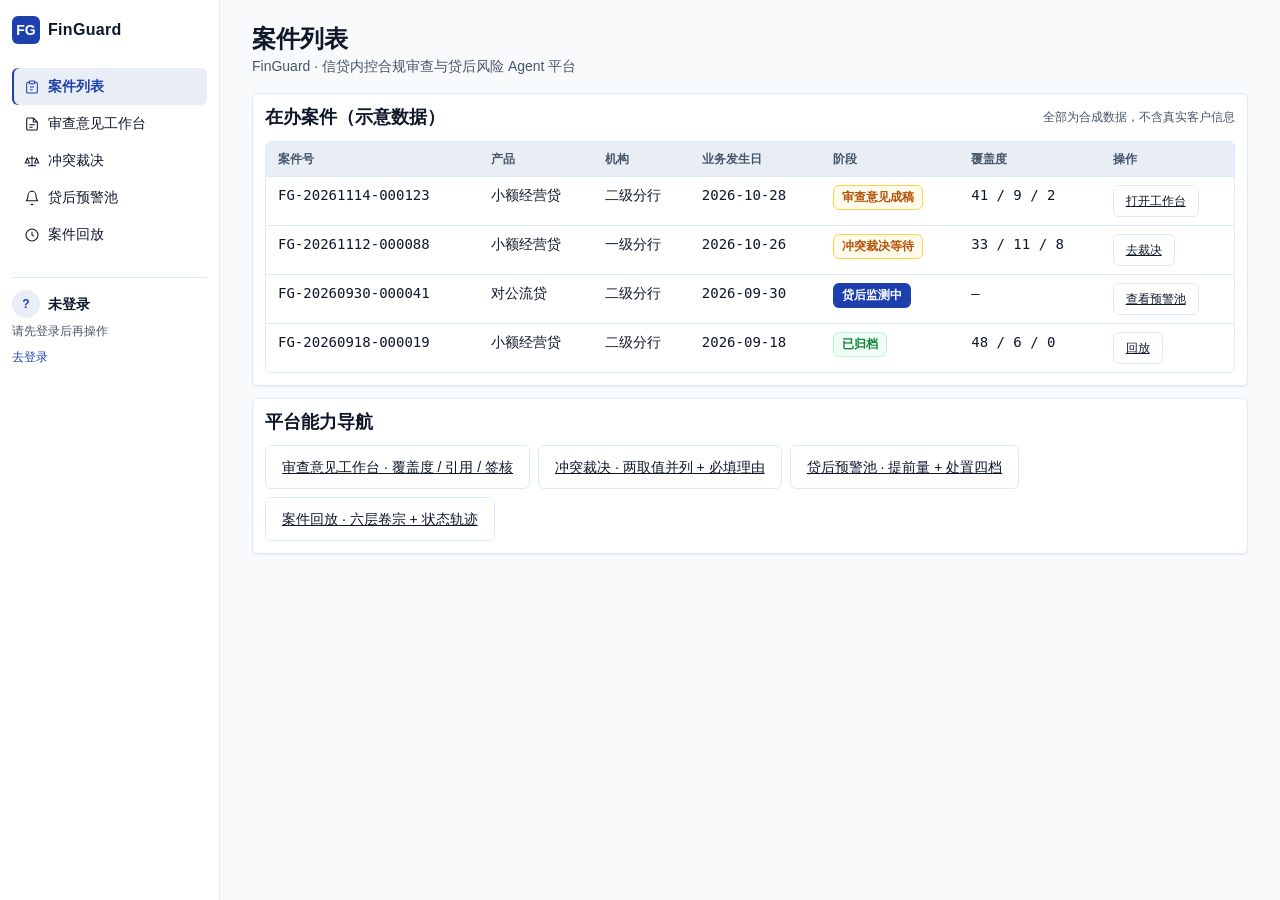
<file: web/index.html>
<!DOCTYPE html>
<html lang="zh-CN">
<head>
<meta charset="utf-8">
<meta name="viewport" content="width=device-width, initial-scale=1">
<title>案件列表 · FinGuard</title>
<link rel="stylesheet" href="assets/app.css">

</head>
<body>
<div class="app-shell">
  <aside class="side">
    <div class="brand"><span class="brand-mark">FG</span><span class="brand-name">FinGuard</span></div>
    <nav>
      <a href="index.html" aria-current="page"><svg width="16" height="16" viewBox="0 0 24 24" fill="none" stroke="currentColor" stroke-width="1.6" aria-hidden="true"><rect x="8" y="3" width="8" height="4" rx="1"/><path d="M16 5h2a2 2 0 0 1 2 2v12a2 2 0 0 1-2 2H6a2 2 0 0 1-2-2V7a2 2 0 0 1 2-2h2"/><path d="M9 12h6M9 16h4"/></svg>案件列表</a>
      <a href="workbench.html"><svg width="16" height="16" viewBox="0 0 24 24" fill="none" stroke="currentColor" stroke-width="1.6" aria-hidden="true"><path d="M14 3H6a2 2 0 0 0-2 2v14a2 2 0 0 0 2 2h12a2 2 0 0 0 2-2V9z"/><path d="M14 3v6h6"/><path d="M8 13h8M8 17h5"/></svg>审查意见工作台</a>
      <a href="adjudication.html"><svg width="16" height="16" viewBox="0 0 24 24" fill="none" stroke="currentColor" stroke-width="1.6" aria-hidden="true"><path d="M12 4v16M7 8h10"/><path d="M5 8L2 15h6zM19 8l-3 7h6z"/><path d="M6 19h12"/></svg>冲突裁决</a>
      <a href="alerts.html"><svg width="16" height="16" viewBox="0 0 24 24" fill="none" stroke="currentColor" stroke-width="1.6" aria-hidden="true"><path d="M18 8a6 6 0 1 0-12 0c0 7-3 8-3 8h18s-3-1-3-8"/><path d="M13.7 21a2 2 0 0 1-3.4 0"/></svg>贷后预警池</a>
      <a href="replay.html"><svg width="16" height="16" viewBox="0 0 24 24" fill="none" stroke="currentColor" stroke-width="1.6" aria-hidden="true"><circle cx="12" cy="12" r="9"/><path d="M12 7v5l3 2"/></svg>案件回放</a>
    </nav>
  </aside>
  <main class="main">
    <div class="page-head">
      <div>
        <h1>案件列表</h1>
        <div class="sub">FinGuard · 信贷内控合规审查与贷后风险 Agent 平台</div>
      </div>
    </div>
    <section class="card" aria-labelledby="list-head">
      <div class="card-head">
        <h2 id="list-head" class="card-title">在办案件（示意数据）</h2>
        <span class="muted">全部为合成数据，不含真实客户信息</span>
      </div>
      <div class="table-wrap">
        <table>
          <thead>
            <tr><th>案件号</th><th>产品</th><th>机构</th><th>业务发生日</th><th>阶段</th><th>覆盖度</th><th>操作</th></tr>
          </thead>
          <tbody>
            <tr>
              <td class="mono">FG-20261114-000123</td><td>小额经营贷</td><td>二级分行</td><td class="mono">2026-10-28</td>
              <td><span class="badge badge-warning">审查意见成稿</span></td>
              <td class="mono">41 / 9 / 2</td>
              <td><a class="btn btn-sm" href="workbench.html">打开工作台</a></td>
            </tr>
            <tr>
              <td class="mono">FG-20261112-000088</td><td>小额经营贷</td><td>一级分行</td><td class="mono">2026-10-26</td>
              <td><span class="badge badge-warning">冲突裁决等待</span></td>
              <td class="mono">33 / 11 / 8</td>
              <td><a class="btn btn-sm" href="adjudication.html">去裁决</a></td>
            </tr>
            <tr>
              <td class="mono">FG-20260930-000041</td><td>对公流贷</td><td>二级分行</td><td class="mono">2026-09-30</td>
              <td><span class="badge badge-primary">贷后监测中</span></td>
              <td class="mono">—</td>
              <td><a class="btn btn-sm" href="alerts.html">查看预警池</a></td>
            </tr>
            <tr>
              <td class="mono">FG-20260918-000019</td><td>小额经营贷</td><td>二级分行</td><td class="mono">2026-09-18</td>
              <td><span class="badge badge-success">已归档</span></td>
              <td class="mono">48 / 6 / 0</td>
              <td><a class="btn btn-sm" href="replay.html">回放</a></td>
            </tr>
          </tbody>
        </table>
      </div>
    </section>

    <section class="card" aria-labelledby="nav-head">
      <h2 id="nav-head" class="card-title" style="margin-bottom:var(--space-lg)">平台能力导航</h2>
      <div class="btn-row">
        <a class="btn" href="workbench.html">审查意见工作台 · 覆盖度 / 引用 / 签核</a>
        <a class="btn" href="adjudication.html">冲突裁决 · 两取值并列 + 必填理由</a>
        <a class="btn" href="alerts.html">贷后预警池 · 提前量 + 处置四档</a>
        <a class="btn" href="replay.html">案件回放 · 六层卷宗 + 状态轨迹</a>
      </div>
    </section>
  </main>
</div>
<script src="assets/app.js"></script>
</body>
</html>
</file>
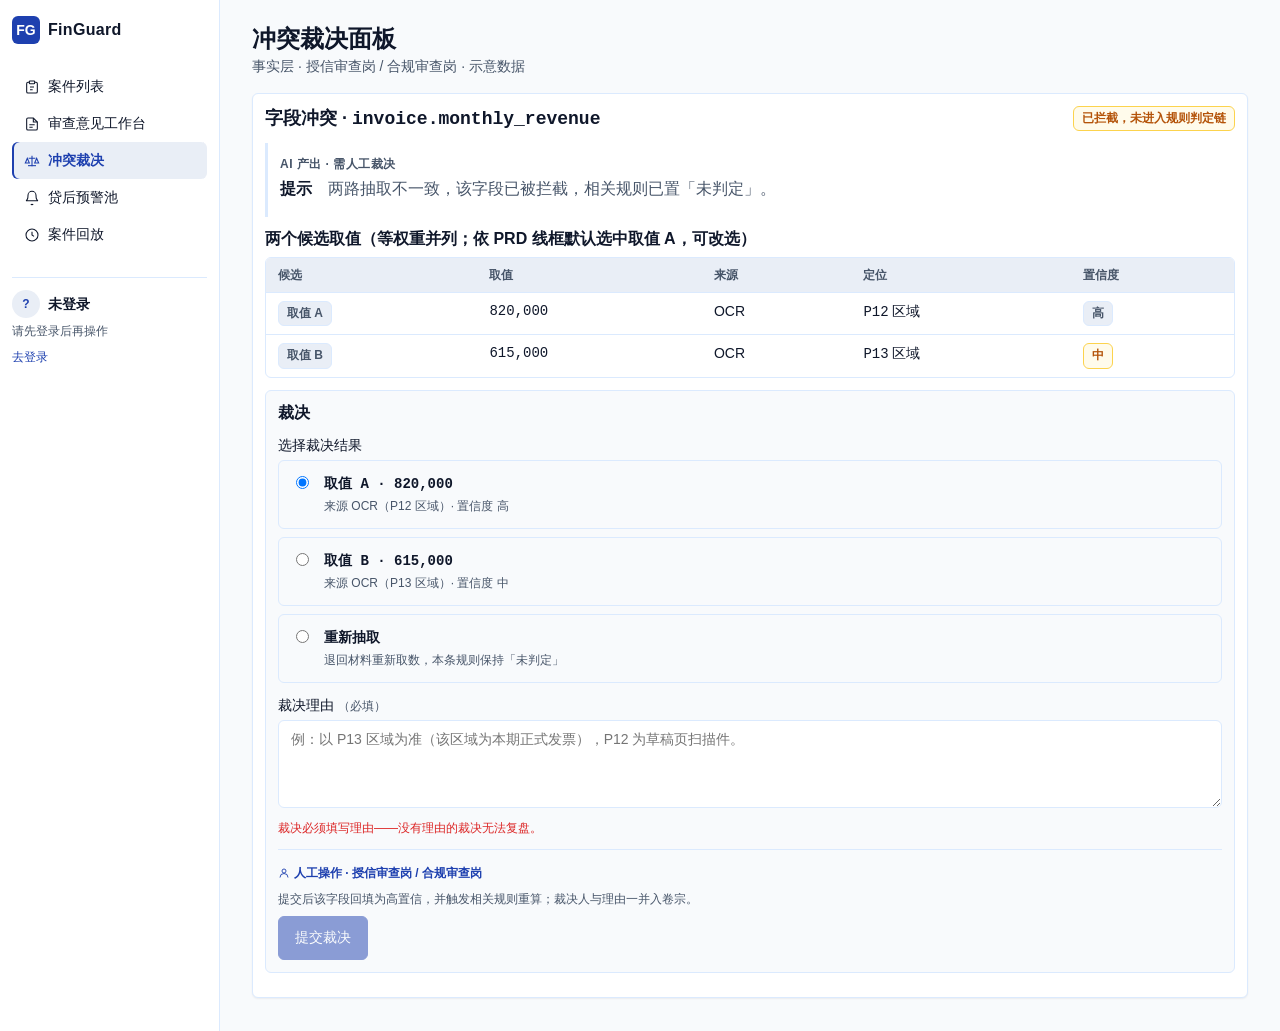
<file: web/adjudication.html>
<!DOCTYPE html>
<html lang="zh-CN">
<head>
<meta charset="utf-8">
<meta name="viewport" content="width=device-width, initial-scale=1">
<title>冲突裁决面板 · FinGuard</title>
<link rel="stylesheet" href="assets/app.css">

</head>
<body>
<div class="app-shell">
  <aside class="side">
    <div class="brand"><span class="brand-mark">FG</span><span class="brand-name">FinGuard</span></div>
    <nav>
      <a href="index.html"><svg width="16" height="16" viewBox="0 0 24 24" fill="none" stroke="currentColor" stroke-width="1.6" aria-hidden="true"><rect x="8" y="3" width="8" height="4" rx="1"/><path d="M16 5h2a2 2 0 0 1 2 2v12a2 2 0 0 1-2 2H6a2 2 0 0 1-2-2V7a2 2 0 0 1 2-2h2"/><path d="M9 12h6M9 16h4"/></svg>案件列表</a>
      <a href="workbench.html"><svg width="16" height="16" viewBox="0 0 24 24" fill="none" stroke="currentColor" stroke-width="1.6" aria-hidden="true"><path d="M14 3H6a2 2 0 0 0-2 2v14a2 2 0 0 0 2 2h12a2 2 0 0 0 2-2V9z"/><path d="M14 3v6h6"/><path d="M8 13h8M8 17h5"/></svg>审查意见工作台</a>
      <a href="adjudication.html" aria-current="page"><svg width="16" height="16" viewBox="0 0 24 24" fill="none" stroke="currentColor" stroke-width="1.6" aria-hidden="true"><path d="M12 4v16M7 8h10"/><path d="M5 8L2 15h6zM19 8l-3 7h6z"/><path d="M6 19h12"/></svg>冲突裁决</a>
      <a href="alerts.html"><svg width="16" height="16" viewBox="0 0 24 24" fill="none" stroke="currentColor" stroke-width="1.6" aria-hidden="true"><path d="M18 8a6 6 0 1 0-12 0c0 7-3 8-3 8h18s-3-1-3-8"/><path d="M13.7 21a2 2 0 0 1-3.4 0"/></svg>贷后预警池</a>
      <a href="replay.html"><svg width="16" height="16" viewBox="0 0 24 24" fill="none" stroke="currentColor" stroke-width="1.6" aria-hidden="true"><circle cx="12" cy="12" r="9"/><path d="M12 7v5l3 2"/></svg>案件回放</a>
    </nav>
  </aside>
  <main class="main">
    <div class="page-head">
      <div>
        <h1>冲突裁决面板</h1>
        <div class="sub">事实层 · 授信审查岗 / 合规审查岗 · 示意数据</div>
      </div>
    </div>
    <section class="card" aria-labelledby="adj-head">
      <div class="card-head">
        <h2 id="adj-head" class="card-title">字段冲突 · <span class="mono">invoice.monthly_revenue</span></h2>
        <span class="badge badge-warning">已拦截，未进入规则判定链</span>
      </div>

      <div class="ai-block" style="margin-bottom:var(--space-lg)">
        <span class="ai-tag">AI 产出 · 需人工裁决</span>
        <p><strong>提示</strong>　两路抽取不一致，该字段已被拦截，相关规则已置「未判定」。</p>
      </div>

      <!-- 评审修复 R-F13：原措辞「不预设倾向」与默认选中取值 A 自相矛盾；
           默认选中依 PRD 10.2.2 线框（● 取值 A）保留，措辞改为如实描述。
           若产品侧决定去默认选中，应先改 PRD 线框再改实现。 -->
      <h3 style="margin-bottom:var(--space-md)">两个候选取值（等权重并列；依 PRD 线框默认选中取值 A，可改选）</h3>
      <div class="table-wrap" style="margin-bottom:var(--space-lg)">
        <table>
          <thead><tr><th>候选</th><th>取值</th><th>来源</th><th>定位</th><th>置信度</th></tr></thead>
          <tbody>
            <tr>
              <td><span class="badge badge-neutral">取值 A</span></td>
              <td class="mono">820,000</td><td>OCR</td><td><span class="mono">P12</span> 区域</td>
              <td><span class="badge badge-neutral">高</span></td>
            </tr>
            <tr>
              <td><span class="badge badge-neutral">取值 B</span></td>
              <td class="mono">615,000</td><td>OCR</td><td><span class="mono">P13</span> 区域</td>
              <td><span class="badge badge-warning">中</span></td>
            </tr>
          </tbody>
        </table>
      </div>

      <form class="card" style="background:var(--color-background);box-shadow:none" data-adjudication>
        <h3 style="margin-bottom:var(--space-lg)">裁决</h3>

        <label for="val-a">选择裁决结果</label>
        <label class="choice" for="val-a">
          <input type="radio" id="val-a" name="value" value="取值 A（820,000）" checked>
          <span>
            <span class="choice-title">取值 A · 820,000</span><br>
            <span class="muted">来源 OCR（P12 区域）· 置信度 高</span>
          </span>
        </label>
        <label class="choice" for="val-b">
          <input type="radio" id="val-b" name="value" value="取值 B（615,000）">
          <span>
            <span class="choice-title">取值 B · 615,000</span><br>
            <span class="muted">来源 OCR（P13 区域）· 置信度 中</span>
          </span>
        </label>
        <label class="choice" for="val-c">
          <input type="radio" id="val-c" name="value" value="重新抽取">
          <span>
            <span class="choice-title">重新抽取</span><br>
            <span class="muted">退回材料重新取数，本条规则保持「未判定」</span>
          </span>
        </label>

        <div style="margin-top:var(--space-lg)">
          <label for="reason">裁决理由 <span class="muted">（必填）</span></label>
          <textarea id="reason" placeholder="例：以 P13 区域为准（该区域为本期正式发票），P12 为草稿页扫描件。"></textarea>
          <div class="err" role="alert">裁决必须填写理由——没有理由的裁决无法复盘。</div>
        </div>

        <div class="human-zone">
          <span class="who">
            <svg width="12" height="12" viewBox="0 0 24 24" fill="none" stroke="currentColor" stroke-width="1.8" aria-hidden="true"><circle cx="12" cy="8" r="4"/><path d="M4 21a8 8 0 0 1 16 0"/></svg>
            人工操作 · 授信审查岗 / 合规审查岗
          </span>
          <p class="muted">提交后该字段回填为高置信，并触发相关规则重算；裁决人与理由一并入卷宗。</p>
          <div class="btn-row">
            <!-- 评审修复 R-F4：type=button 且无 click 监听 = 死按钮；
                 改回 submit，走 form 的 submit 校验链（理由必填才放行） -->
            <button class="btn btn-primary" type="submit" data-action="adjudicate">提交裁决</button>
          </div>
        </div>
      </form>
    </section>
  </main>
</div>
<script src="assets/app.js"></script>
</body>
</html>
</file>
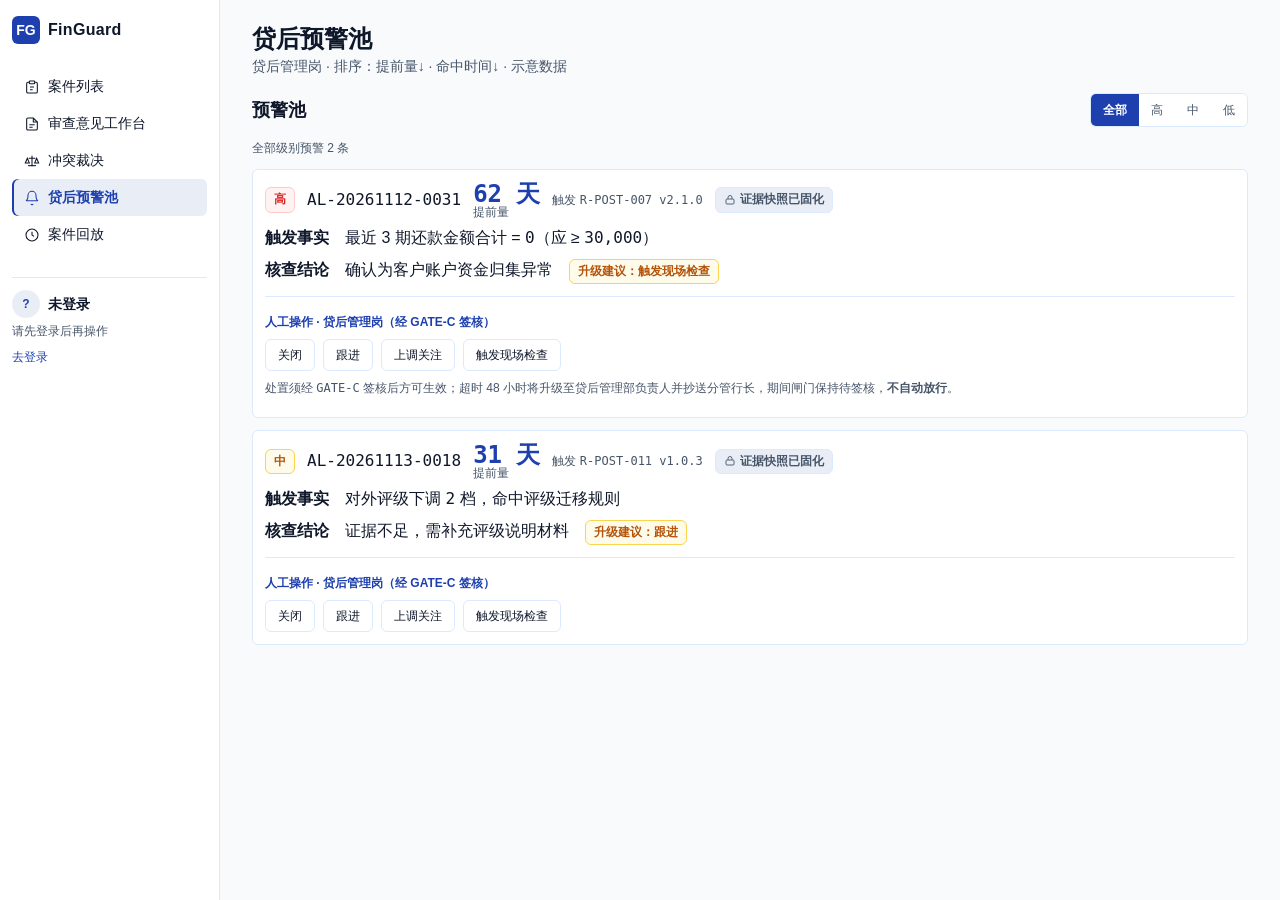
<file: web/alerts.html>
<!DOCTYPE html>
<html lang="zh-CN">
<head>
<meta charset="utf-8">
<meta name="viewport" content="width=device-width, initial-scale=1">
<title>贷后预警池 · FinGuard</title>
<link rel="stylesheet" href="assets/app.css">

</head>
<body>
<div class="app-shell">
  <aside class="side">
    <div class="brand"><span class="brand-mark">FG</span><span class="brand-name">FinGuard</span></div>
    <nav>
      <a href="index.html"><svg width="16" height="16" viewBox="0 0 24 24" fill="none" stroke="currentColor" stroke-width="1.6" aria-hidden="true"><rect x="8" y="3" width="8" height="4" rx="1"/><path d="M16 5h2a2 2 0 0 1 2 2v12a2 2 0 0 1-2 2H6a2 2 0 0 1-2-2V7a2 2 0 0 1 2-2h2"/><path d="M9 12h6M9 16h4"/></svg>案件列表</a>
      <a href="workbench.html"><svg width="16" height="16" viewBox="0 0 24 24" fill="none" stroke="currentColor" stroke-width="1.6" aria-hidden="true"><path d="M14 3H6a2 2 0 0 0-2 2v14a2 2 0 0 0 2 2h12a2 2 0 0 0 2-2V9z"/><path d="M14 3v6h6"/><path d="M8 13h8M8 17h5"/></svg>审查意见工作台</a>
      <a href="adjudication.html"><svg width="16" height="16" viewBox="0 0 24 24" fill="none" stroke="currentColor" stroke-width="1.6" aria-hidden="true"><path d="M12 4v16M7 8h10"/><path d="M5 8L2 15h6zM19 8l-3 7h6z"/><path d="M6 19h12"/></svg>冲突裁决</a>
      <a href="alerts.html" aria-current="page"><svg width="16" height="16" viewBox="0 0 24 24" fill="none" stroke="currentColor" stroke-width="1.6" aria-hidden="true"><path d="M18 8a6 6 0 1 0-12 0c0 7-3 8-3 8h18s-3-1-3-8"/><path d="M13.7 21a2 2 0 0 1-3.4 0"/></svg>贷后预警池</a>
      <a href="replay.html"><svg width="16" height="16" viewBox="0 0 24 24" fill="none" stroke="currentColor" stroke-width="1.6" aria-hidden="true"><circle cx="12" cy="12" r="9"/><path d="M12 7v5l3 2"/></svg>案件回放</a>
    </nav>
  </aside>
  <main class="main">
    <div class="page-head">
      <div>
        <h1>贷后预警池</h1>
        <div class="sub">贷后管理岗 · 排序：提前量↓ · 命中时间↓ · 示意数据</div>
      </div>
    </div>
    <section aria-labelledby="pool-head">
      <div class="card-head">
        <h2 id="pool-head" class="card-title">预警池</h2>
        <div class="seg" role="group" aria-label="按等级筛选" data-filter-level>
          <button type="button" data-level-target="all" aria-pressed="true">全部</button>
          <button type="button" data-level-target="高" aria-pressed="false">高</button>
          <button type="button" data-level-target="中" aria-pressed="false">中</button>
          <button type="button" data-level-target="低" aria-pressed="false">低</button>
        </div>
      </div>
      <p class="muted" id="filter-status" role="status" aria-atomic="true" style="margin-bottom:var(--space-lg)">全部级别预警 2 条</p>

      <article class="alert-row" data-level="高">
        <div class="alert-top">
          <span class="badge badge-danger">高</span>
          <span class="mono">AL-20261112-0031</span>
          <span class="lead">62 天<small>提前量</small></span>
          <span class="muted">触发 <span class="mono">R-POST-007 v2.1.0</span></span>
          <span class="badge badge-neutral">
            <svg width="12" height="12" viewBox="0 0 24 24" fill="none" stroke="currentColor" stroke-width="1.8" aria-hidden="true"><rect x="4" y="10" width="16" height="10" rx="2"/><path d="M8 10V7a4 4 0 0 1 8 0v3"/></svg>
            证据快照已固化
          </span>
        </div>
        <p><strong>触发事实</strong>　最近 3 期还款金额合计 = <span class="mono">0</span>（应 ≥ <span class="mono">30,000</span>）</p>
        <p><strong>核查结论</strong>　确认为客户账户资金归集异常　<span class="badge badge-warning">升级建议：触发现场检查</span></p>
        <div class="human-zone">
          <span class="who">人工操作 · 贷后管理岗（经 GATE-C 签核）</span>
          <div class="btn-row" data-disposition-group>
            <button class="btn btn-sm" type="button" data-action="dispose" data-alert="AL-20261112-0031" data-disposition="关闭" aria-pressed="false">关闭</button>
            <button class="btn btn-sm" type="button" data-action="dispose" data-alert="AL-20261112-0031" data-disposition="跟进" aria-pressed="false">跟进</button>
            <button class="btn btn-sm" type="button" data-action="dispose" data-alert="AL-20261112-0031" data-disposition="上调关注" aria-pressed="false">上调关注</button>
            <button class="btn btn-sm" type="button" data-action="dispose" data-alert="AL-20261112-0031" data-disposition="触发现场检查" aria-pressed="false">触发现场检查</button>
          </div>
          <p class="muted" style="margin-top:var(--space-md)">
            处置须经 <span class="mono">GATE-C</span> 签核后方可生效；超时 48 小时将升级至贷后管理部负责人并抄送分管行长，期间闸门保持待签核，<strong>不自动放行</strong>。
          </p>
        </div>
      </article>

      <article class="alert-row" data-level="中">
        <div class="alert-top">
          <span class="badge badge-warning">中</span>
          <span class="mono">AL-20261113-0018</span>
          <span class="lead">31 天<small>提前量</small></span>
          <span class="muted">触发 <span class="mono">R-POST-011 v1.0.3</span></span>
          <span class="badge badge-neutral">
            <svg width="12" height="12" viewBox="0 0 24 24" fill="none" stroke="currentColor" stroke-width="1.8" aria-hidden="true"><rect x="4" y="10" width="16" height="10" rx="2"/><path d="M8 10V7a4 4 0 0 1 8 0v3"/></svg>
            证据快照已固化
          </span>
        </div>
        <p><strong>触发事实</strong>　对外评级下调 <span class="mono">2</span> 档，命中评级迁移规则</p>
        <p><strong>核查结论</strong>　证据不足，需补充评级说明材料　<span class="badge badge-warning">升级建议：跟进</span></p>
        <div class="human-zone">
          <span class="who">人工操作 · 贷后管理岗（经 GATE-C 签核）</span>
          <div class="btn-row" data-disposition-group>
            <button class="btn btn-sm" type="button" data-action="dispose" data-alert="AL-20261113-0018" data-disposition="关闭" aria-pressed="false">关闭</button>
            <button class="btn btn-sm" type="button" data-action="dispose" data-alert="AL-20261113-0018" data-disposition="跟进" aria-pressed="false">跟进</button>
            <button class="btn btn-sm" type="button" data-action="dispose" data-alert="AL-20261113-0018" data-disposition="上调关注" aria-pressed="false">上调关注</button>
            <button class="btn btn-sm" type="button" data-action="dispose" data-alert="AL-20261113-0018" data-disposition="触发现场检查" aria-pressed="false">触发现场检查</button>
          </div>
        </div>
      </article>
    </section>
  </main>
</div>
<script src="assets/app.js"></script>
</body>
</html>
</file>
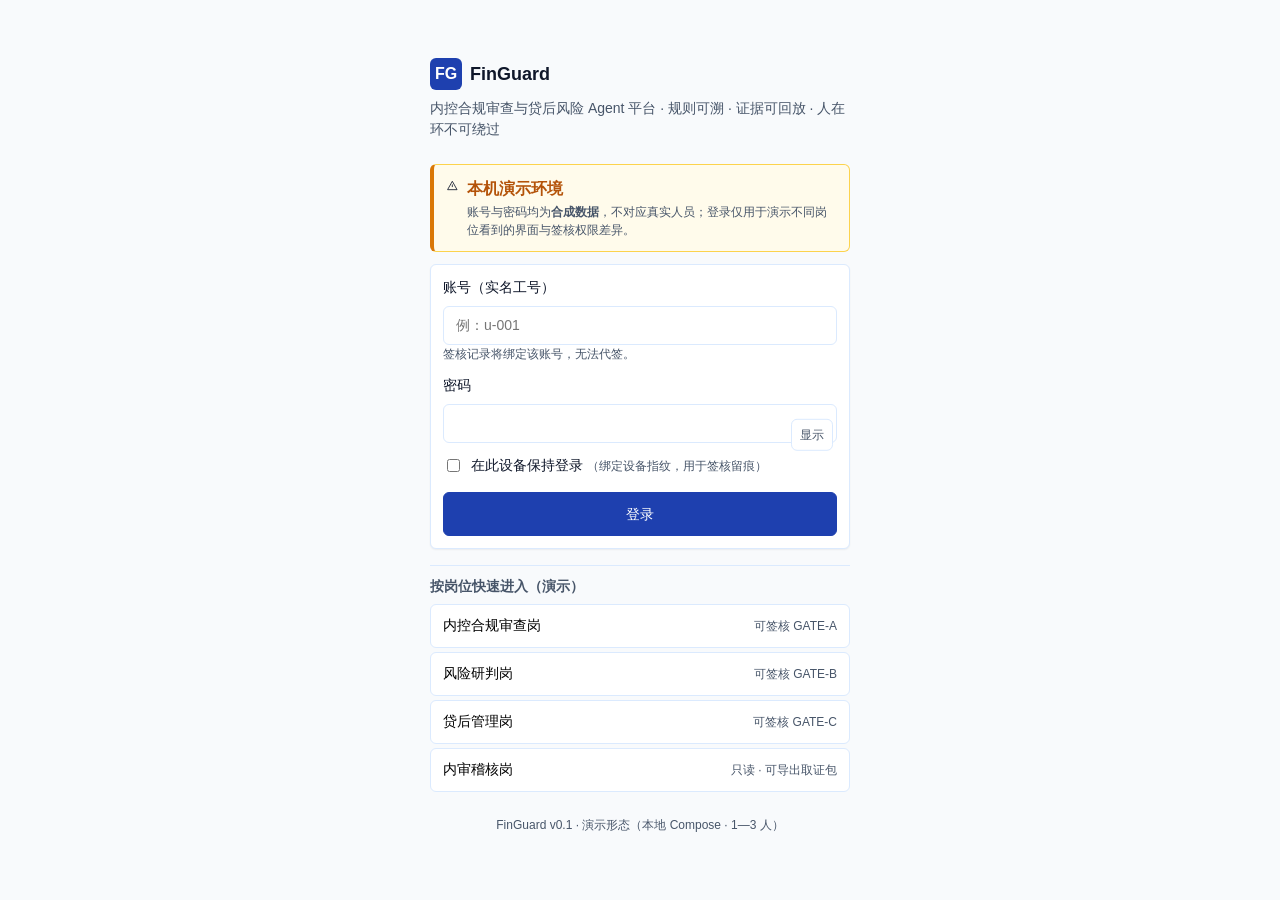
<file: web/login.html>
<!DOCTYPE html>
<html lang="zh-CN">
<head>
<meta charset="utf-8">
<meta name="viewport" content="width=device-width, initial-scale=1">
<title>登录 · FinGuard</title>
<link rel="stylesheet" href="assets/app.css">
<style>
/* 登录页：单栏居中，登录页不是看板 */
.login-shell { display: grid; place-items: center; min-height: 100vh; padding: var(--space-2xl); }
.login-card { width: 100%; max-width: 420px; }
.login-brand { display: flex; align-items: center; gap: var(--space-md); margin-bottom: var(--space-xl); }
.login-brand .brand-mark { width: 32px; height: 32px; border-radius: var(--radius); background: var(--color-primary); color: #fff; display: grid; place-items: center; font-weight: 700; }
.login-brand .brand-name { font-weight: 600; font-size: var(--fs-lg); margin: 0; }
.login-tagline { color: var(--color-muted-foreground); font-size: var(--fs-sm); margin: calc(var(--space-lg) * -1 + 4px) 0 var(--space-2xl); }
.field { margin-bottom: var(--space-lg); }
.field input { margin-top: var(--space-sm); }
.pw-wrap { position: relative; }
.pw-wrap input { padding-right: 68px; }
.pw-toggle {
  position: absolute; right: var(--space-sm); top: 50%; transform: translateY(-10%);
  min-height: 32px; padding: 0 var(--space-md); border: 1px solid var(--color-border);
  background: var(--color-card); border-radius: var(--radius); cursor: pointer;
  font: inherit; font-size: var(--fs-xs); color: var(--color-muted-foreground);
}
.pw-toggle:hover { background: var(--color-muted); }
.pw-toggle:focus-visible { outline: 2px solid var(--color-ring); outline-offset: 1px; }
.check { display: flex; align-items: center; gap: var(--space-md); font-size: var(--fs-sm); margin-bottom: var(--space-xl); }
.check input { width: auto; }
.env-note {
  display: flex; gap: var(--space-md); align-items: flex-start;
  background: var(--color-warning-soft); border: 1px solid #FCD34D; border-left: 4px solid var(--color-accent);
  border-radius: var(--radius); padding: var(--space-lg); margin-bottom: var(--space-lg);
}
.env-note .t { font-weight: 600; color: var(--color-accent-text); }
.env-note p { margin: var(--space-xs) 0 0; font-size: var(--fs-xs); color: var(--color-muted-foreground); }
.roles { border-top: 1px solid var(--color-border); margin-top: var(--space-xl); padding-top: var(--space-lg); }
.roles h2 { font-size: var(--fs-sm); color: var(--color-muted-foreground); font-weight: 600; margin-bottom: var(--space-md); }
.role-list { display: grid; gap: var(--space-sm); }
.role-btn {
  display: flex; align-items: center; justify-content: space-between; gap: var(--space-lg);
  width: 100%; text-align: left; min-height: 44px; padding: var(--space-md) var(--space-lg);
  border: 1px solid var(--color-border); border-radius: var(--radius); background: var(--color-card);
  font: inherit; font-size: var(--fs-sm); cursor: pointer;
  transition: background .18s var(--ease), border-color .18s var(--ease);
}
.role-btn:hover { background: var(--color-muted); border-color: var(--color-primary); }
.role-btn:focus-visible { outline: 2px solid var(--color-ring); outline-offset: 1px; }
.role-btn .lv { color: var(--color-muted-foreground); font-size: var(--fs-xs); }
.login-foot { margin-top: var(--space-2xl); text-align: center; color: var(--color-muted-foreground); font-size: var(--fs-xs); }
</style>
</head>
<body>
<div class="login-shell">
  <div class="login-card">
    <div class="login-brand">
      <span class="brand-mark">FG</span>
      <h1 class="brand-name">FinGuard</h1>
    </div>
    <p class="login-tagline">内控合规审查与贷后风险 Agent 平台 · 规则可溯 · 证据可回放 · 人在环不可绕过</p>

    <div class="env-note" role="note">
      <svg width="18" height="18" viewBox="0 0 24 24" fill="none" stroke="currentColor" stroke-width="1.6" aria-hidden="true"><path d="M12 3l9 16H3z"/><path d="M12 9v5M12 17.5v.01"/></svg>
      <div>
        <span class="t">本机演示环境</span>
        <p>账号与密码均为<b>合成数据</b>，不对应真实人员；登录仅用于演示不同岗位看到的界面与签核权限差异。</p>
      </div>
    </div>

    <form class="card" id="login-form" novalidate>
      <div class="field">
        <label for="account">账号（实名工号）</label>
        <input type="text" id="account" name="account" autocomplete="username" required
               aria-describedby="account-help" placeholder="例：u-001">
        <div class="muted" id="account-help">签核记录将绑定该账号，无法代签。</div>
      </div>

      <div class="field">
        <label for="password">密码</label>
        <div class="pw-wrap">
          <input type="password" id="password" name="password" autocomplete="current-password" required>
          <button class="pw-toggle" type="button" id="pw-toggle" aria-label="显示密码">显示</button>
        </div>
        <div class="err" id="login-err" role="alert">账号或密码不正确，请重试。</div>
      </div>

      <label class="check" for="remember">
        <input type="checkbox" id="remember" name="remember">
        <span>在此设备保持登录 <span class="muted">（绑定设备指纹，用于签核留痕）</span></span>
      </label>

      <button class="btn btn-primary" type="submit" style="width:100%">登录</button>
    </form>

    <div class="roles">
      <h2>按岗位快速进入（演示）</h2>
      <div class="role-list">
        <!-- 评审修正：岗位名统一为 PRD 8.7 / 后端 GATE_SPECS 口径
             「内控合规审查岗」，切片 9 接真实鉴权时签核校验按此串比对 -->
        <button class="role-btn" type="button" data-role="内控合规审查岗" data-account="u-001" data-level="授权层级 2">
          <span>内控合规审查岗</span><span class="lv">可签核 GATE-A</span>
        </button>
        <button class="role-btn" type="button" data-role="风险研判岗" data-account="u-002" data-level="授权层级 3">
          <span>风险研判岗</span><span class="lv">可签核 GATE-B</span>
        </button>
        <button class="role-btn" type="button" data-role="贷后管理岗" data-account="u-003" data-level="授权层级 2">
          <span>贷后管理岗</span><span class="lv">可签核 GATE-C</span>
        </button>
        <button class="role-btn" type="button" data-role="内审稽核岗" data-account="u-004" data-level="授权层级 3">
          <span>内审稽核岗</span><span class="lv">只读 · 可导出取证包</span>
        </button>
      </div>
    </div>

    <p class="login-foot">FinGuard v0.1 · 演示形态（本地 Compose · 1—3 人）</p>
  </div>
</div>

<script>
(function () {
  "use strict";
  var form = document.getElementById("login-form");
  var err = document.getElementById("login-err");
  var pw = document.getElementById("password");
  var toggle = document.getElementById("pw-toggle");

  toggle.addEventListener("click", function () {
    var show = pw.type === "password";
    pw.type = show ? "text" : "password";
    toggle.textContent = show ? "隐藏" : "显示";
    toggle.setAttribute("aria-label", show ? "隐藏密码" : "显示密码");
    pw.focus();
  });

  var buttons = document.querySelectorAll(".role-btn");
  for (var i = 0; i < buttons.length; i++) {
    (function (btn) {
      btn.addEventListener("click", function () {
        document.getElementById("account").value = btn.getAttribute("data-account");
        pw.focus();
      });
    })(buttons[i]);
  }

  form.addEventListener("submit", function (ev) {
    ev.preventDefault();
    var account = document.getElementById("account");
    if (!account.value.trim() || !pw.value) {
      err.textContent = "请填写账号与密码。";
      err.classList.add("show");
      (account.value.trim() ? pw : account).focus();
      return;
    }
    err.classList.remove("show");
    /* 评审修复：键名 fg.role 存的其实是账号，改名为 fg.account（app.js 同步） */
    try { window.localStorage.setItem("fg.account", account.value.trim()); } catch (e) { /* 演示态忽略 */ }
    window.location.href = "index.html?role=" + encodeURIComponent(account.value.trim());
  });
})();
</script>
</body>
</html>
</file>
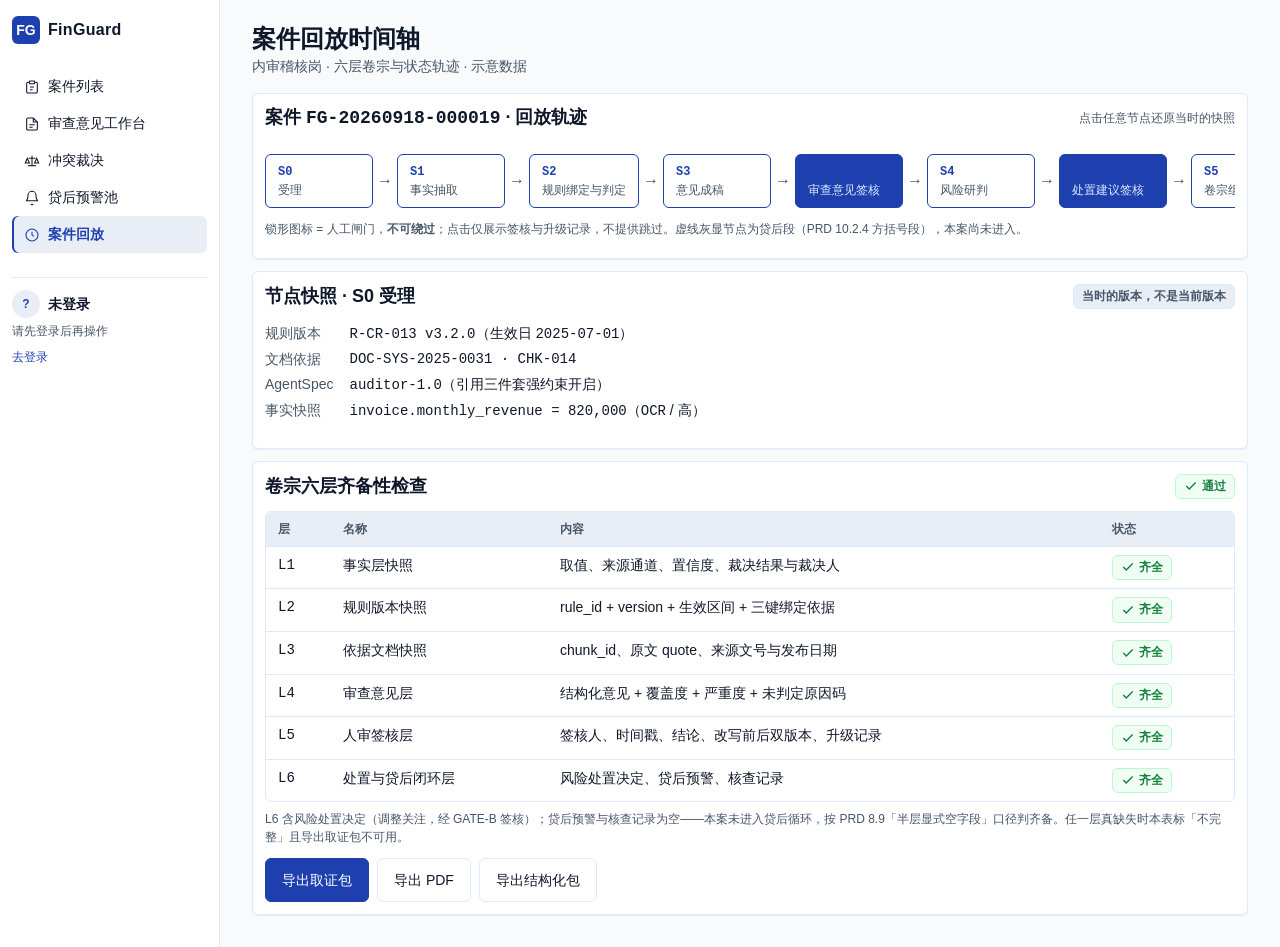
<file: web/replay.html>
<!DOCTYPE html>
<html lang="zh-CN">
<head>
<meta charset="utf-8">
<meta name="viewport" content="width=device-width, initial-scale=1">
<title>案件回放时间轴 · FinGuard</title>
<link rel="stylesheet" href="assets/app.css">

</head>
<body>
<div class="app-shell">
  <aside class="side">
    <div class="brand"><span class="brand-mark">FG</span><span class="brand-name">FinGuard</span></div>
    <nav>
      <a href="index.html"><svg width="16" height="16" viewBox="0 0 24 24" fill="none" stroke="currentColor" stroke-width="1.6" aria-hidden="true"><rect x="8" y="3" width="8" height="4" rx="1"/><path d="M16 5h2a2 2 0 0 1 2 2v12a2 2 0 0 1-2 2H6a2 2 0 0 1-2-2V7a2 2 0 0 1 2-2h2"/><path d="M9 12h6M9 16h4"/></svg>案件列表</a>
      <a href="workbench.html"><svg width="16" height="16" viewBox="0 0 24 24" fill="none" stroke="currentColor" stroke-width="1.6" aria-hidden="true"><path d="M14 3H6a2 2 0 0 0-2 2v14a2 2 0 0 0 2 2h12a2 2 0 0 0 2-2V9z"/><path d="M14 3v6h6"/><path d="M8 13h8M8 17h5"/></svg>审查意见工作台</a>
      <a href="adjudication.html"><svg width="16" height="16" viewBox="0 0 24 24" fill="none" stroke="currentColor" stroke-width="1.6" aria-hidden="true"><path d="M12 4v16M7 8h10"/><path d="M5 8L2 15h6zM19 8l-3 7h6z"/><path d="M6 19h12"/></svg>冲突裁决</a>
      <a href="alerts.html"><svg width="16" height="16" viewBox="0 0 24 24" fill="none" stroke="currentColor" stroke-width="1.6" aria-hidden="true"><path d="M18 8a6 6 0 1 0-12 0c0 7-3 8-3 8h18s-3-1-3-8"/><path d="M13.7 21a2 2 0 0 1-3.4 0"/></svg>贷后预警池</a>
      <a href="replay.html" aria-current="page"><svg width="16" height="16" viewBox="0 0 24 24" fill="none" stroke="currentColor" stroke-width="1.6" aria-hidden="true"><circle cx="12" cy="12" r="9"/><path d="M12 7v5l3 2"/></svg>案件回放</a>
    </nav>
  </aside>
  <main class="main">
    <div class="page-head">
      <div>
        <h1>案件回放时间轴</h1>
        <div class="sub">内审稽核岗 · 六层卷宗与状态轨迹 · 示意数据</div>
      </div>
    </div>
    <section class="card" aria-labelledby="tl-head">
      <div class="card-head">
        <!-- 评审修复 R-F6：回放页原来展示的是停在 S3 的案件 FG-…000123，
           却给出走到 S6 的轨迹与「L1—L5 齐全」的取证判定——案件还在闸门里
           就没有签核层。改为与案件列表「回放」入口一致的已归档案件。 -->
      <h2 id="tl-head" class="card-title">案件 <span class="mono">FG-20260918-000019</span> · 回放轨迹</h2>
        <span class="muted">点击任意节点还原当时的快照</span>
      </div>

      <div class="timeline" role="list" aria-label="案件状态轨迹">
        <div class="tl-node done" role="listitem" tabindex="0" data-label="S0 受理"><span class="tl-code">S0</span><span class="tl-name">受理</span></div>
        <span class="tl-arrow" aria-hidden="true">→</span>
        <div class="tl-node done" role="listitem" tabindex="0" data-label="S1 事实抽取"><span class="tl-code">S1</span><span class="tl-name">事实抽取</span></div>
        <span class="tl-arrow" aria-hidden="true">→</span>
        <div class="tl-node done" role="listitem" tabindex="0" data-label="S2 规则绑定与判定"><span class="tl-code">S2</span><span class="tl-name">规则绑定与判定</span></div>
        <span class="tl-arrow" aria-hidden="true">→</span>
        <div class="tl-node done" role="listitem" tabindex="0" data-label="S3 审查意见成稿"><span class="tl-code">S3</span><span class="tl-name">意见成稿</span></div>
        <span class="tl-arrow" aria-hidden="true">→</span>
        <div class="tl-node gate done" role="listitem" aria-disabled="true" tabindex="0" data-label="GATE-A 审查意见签核（人工闸门，不可绕过；已签核 u-001）"><span class="tl-code"><svg width="12" height="12" viewBox="0 0 24 24" fill="none" stroke="currentColor" stroke-width="1.8" aria-hidden="true"><rect x="4" y="10" width="16" height="10" rx="2"/><path d="M8 10V7a4 4 0 0 1 8 0v3"/></svg> GATE-A</span><span class="tl-name">审查意见签核</span></div>
        <span class="tl-arrow" aria-hidden="true">→</span>
        <div class="tl-node done" role="listitem" tabindex="0" data-label="S4 风险研判"><span class="tl-code">S4</span><span class="tl-name">风险研判</span></div>
        <span class="tl-arrow" aria-hidden="true">→</span>
        <div class="tl-node gate done" role="listitem" aria-disabled="true" tabindex="0" data-label="GATE-B 处置建议签核（人工闸门，不可绕过；已签核 u-002）"><span class="tl-code"><svg width="12" height="12" viewBox="0 0 24 24" fill="none" stroke="currentColor" stroke-width="1.8" aria-hidden="true"><rect x="4" y="10" width="16" height="10" rx="2"/><path d="M8 10V7a4 4 0 0 1 8 0v3"/></svg> GATE-B</span><span class="tl-name">处置建议签核</span></div>
        <span class="tl-arrow" aria-hidden="true">→</span>
        <div class="tl-node done" role="listitem" tabindex="0" data-label="S5 卷宗组装"><span class="tl-code">S5</span><span class="tl-name">卷宗组装</span></div>
        <span class="tl-arrow" aria-hidden="true">→</span>
        <div class="tl-node done" role="listitem" tabindex="0" data-label="S6 已归档"><span class="tl-code">S6</span><span class="tl-name">已归档</span></div>
        <span class="tl-arrow" aria-hidden="true">→</span>
        <div class="tl-node future" role="listitem" tabindex="0" data-future="true" data-label="S7 预警生成（未发生）"><span class="tl-code">S7</span><span class="tl-name">预警生成</span></div>
        <span class="tl-arrow" aria-hidden="true">→</span>
        <div class="tl-node future" role="listitem" tabindex="0" data-future="true" data-label="S8 核查初核（未发生）"><span class="tl-code">S8</span><span class="tl-name">核查初核</span></div>
        <span class="tl-arrow" aria-hidden="true">→</span>
        <div class="tl-node gate future" role="listitem" aria-disabled="true" tabindex="0" data-future="true" data-label="GATE-C 预警处置签核（人工闸门，不可绕过；未发生）"><span class="tl-code"><svg width="12" height="12" viewBox="0 0 24 24" fill="none" stroke="currentColor" stroke-width="1.8" aria-hidden="true"><rect x="4" y="10" width="16" height="10" rx="2"/><path d="M8 10V7a4 4 0 0 1 8 0v3"/></svg> GATE-C</span><span class="tl-name">预警处置签核</span></div>
        <span class="tl-arrow" aria-hidden="true">→</span>
        <div class="tl-node future" role="listitem" tabindex="0" data-future="true" data-label="S9 贷后处置归档（未发生）"><span class="tl-code">S9</span><span class="tl-name">贷后处置归档</span></div>
      </div>
      <p class="muted">锁形图标 = 人工闸门，<strong>不可绕过</strong>；点击仅展示签核与升级记录，不提供跳过。虚线灰显节点为贷后段（PRD 10.2.4 方括号段），本案尚未进入。</p>
    </section>

    <section class="card" aria-labelledby="snap-head">
      <div class="card-head">
        <h2 id="snap-head" class="card-title">节点快照 · <span id="snapshot-title">S0 受理</span></h2>
        <span class="badge badge-neutral">当时的版本，不是当前版本</span>
      </div>
      <dl class="kv">
        <dt>规则版本</dt><dd><span class="mono">R-CR-013 v3.2.0</span>（生效日 <span class="mono">2025-07-01</span>）</dd>
        <dt>文档依据</dt><dd class="mono">DOC-SYS-2025-0031 · CHK-014</dd>
        <dt>AgentSpec</dt><dd><span class="mono">auditor-1.0</span>（引用三件套强约束开启）</dd>
        <dt>事实快照</dt><dd><span class="mono">invoice.monthly_revenue = 820,000</span>（<span class="mono">OCR</span> / 高）</dd>
      </dl>
    </section>

    <section class="card" aria-labelledby="dossier-head">
      <div class="card-head">
        <h2 id="dossier-head" class="card-title">卷宗六层齐备性检查</h2>
        <span class="badge badge-success"><svg width="14" height="14" viewBox="0 0 24 24" fill="none" stroke="currentColor" stroke-width="2.4" aria-hidden="true"><path d="M20 6L9 17l-5-5"/></svg> 通过</span>
      </div>
      <div class="table-wrap">
        <table>
          <thead><tr><th>层</th><th>名称</th><th>内容</th><th>状态</th></tr></thead>
          <tbody>
            <tr><td class="mono">L1</td><td>事实层快照</td><td>取值、来源通道、置信度、裁决结果与裁决人</td><td><span class="badge badge-success"><svg width="14" height="14" viewBox="0 0 24 24" fill="none" stroke="currentColor" stroke-width="2.4" aria-hidden="true"><path d="M20 6L9 17l-5-5"/></svg> 齐全</span></td></tr>
            <tr><td class="mono">L2</td><td>规则版本快照</td><td>rule_id + version + 生效区间 + 三键绑定依据</td><td><span class="badge badge-success"><svg width="14" height="14" viewBox="0 0 24 24" fill="none" stroke="currentColor" stroke-width="2.4" aria-hidden="true"><path d="M20 6L9 17l-5-5"/></svg> 齐全</span></td></tr>
            <tr><td class="mono">L3</td><td>依据文档快照</td><td>chunk_id、原文 quote、来源文号与发布日期</td><td><span class="badge badge-success"><svg width="14" height="14" viewBox="0 0 24 24" fill="none" stroke="currentColor" stroke-width="2.4" aria-hidden="true"><path d="M20 6L9 17l-5-5"/></svg> 齐全</span></td></tr>
            <tr><td class="mono">L4</td><td>审查意见层</td><td>结构化意见 + 覆盖度 + 严重度 + 未判定原因码</td><td><span class="badge badge-success"><svg width="14" height="14" viewBox="0 0 24 24" fill="none" stroke="currentColor" stroke-width="2.4" aria-hidden="true"><path d="M20 6L9 17l-5-5"/></svg> 齐全</span></td></tr>
            <tr><td class="mono">L5</td><td>人审签核层</td><td>签核人、时间戳、结论、改写前后双版本、升级记录</td><td><span class="badge badge-success"><svg width="14" height="14" viewBox="0 0 24 24" fill="none" stroke="currentColor" stroke-width="2.4" aria-hidden="true"><path d="M20 6L9 17l-5-5"/></svg> 齐全</span></td></tr>
            <tr><td class="mono">L6</td><td>处置与贷后闭环层</td><td>风险处置决定、贷后预警、核查记录</td><td><span class="badge badge-success"><svg width="14" height="14" viewBox="0 0 24 24" fill="none" stroke="currentColor" stroke-width="2.4" aria-hidden="true"><path d="M20 6L9 17l-5-5"/></svg> 齐全</span></td></tr>
          </tbody>
        </table>
      </div>
      <p class="muted" style="margin-top:var(--space-md)">L6 含风险处置决定（调整关注，经 GATE-B 签核）；贷后预警与核查记录为空——本案未进入贷后循环，按 PRD 8.9「半层显式空字段」口径判齐备。任一层真缺失时本表标「不完整」且导出取证包不可用。</p>
      <div class="btn-row" style="margin-top:var(--space-lg)">
        <button class="btn btn-primary" type="button" data-action="export">导出取证包</button>
        <button class="btn" type="button" data-action="export">导出 PDF</button>
        <button class="btn" type="button" data-action="export">导出结构化包</button>
      </div>
    </section>
  </main>
</div>
<script src="assets/app.js"></script>
</body>
</html>
</file>
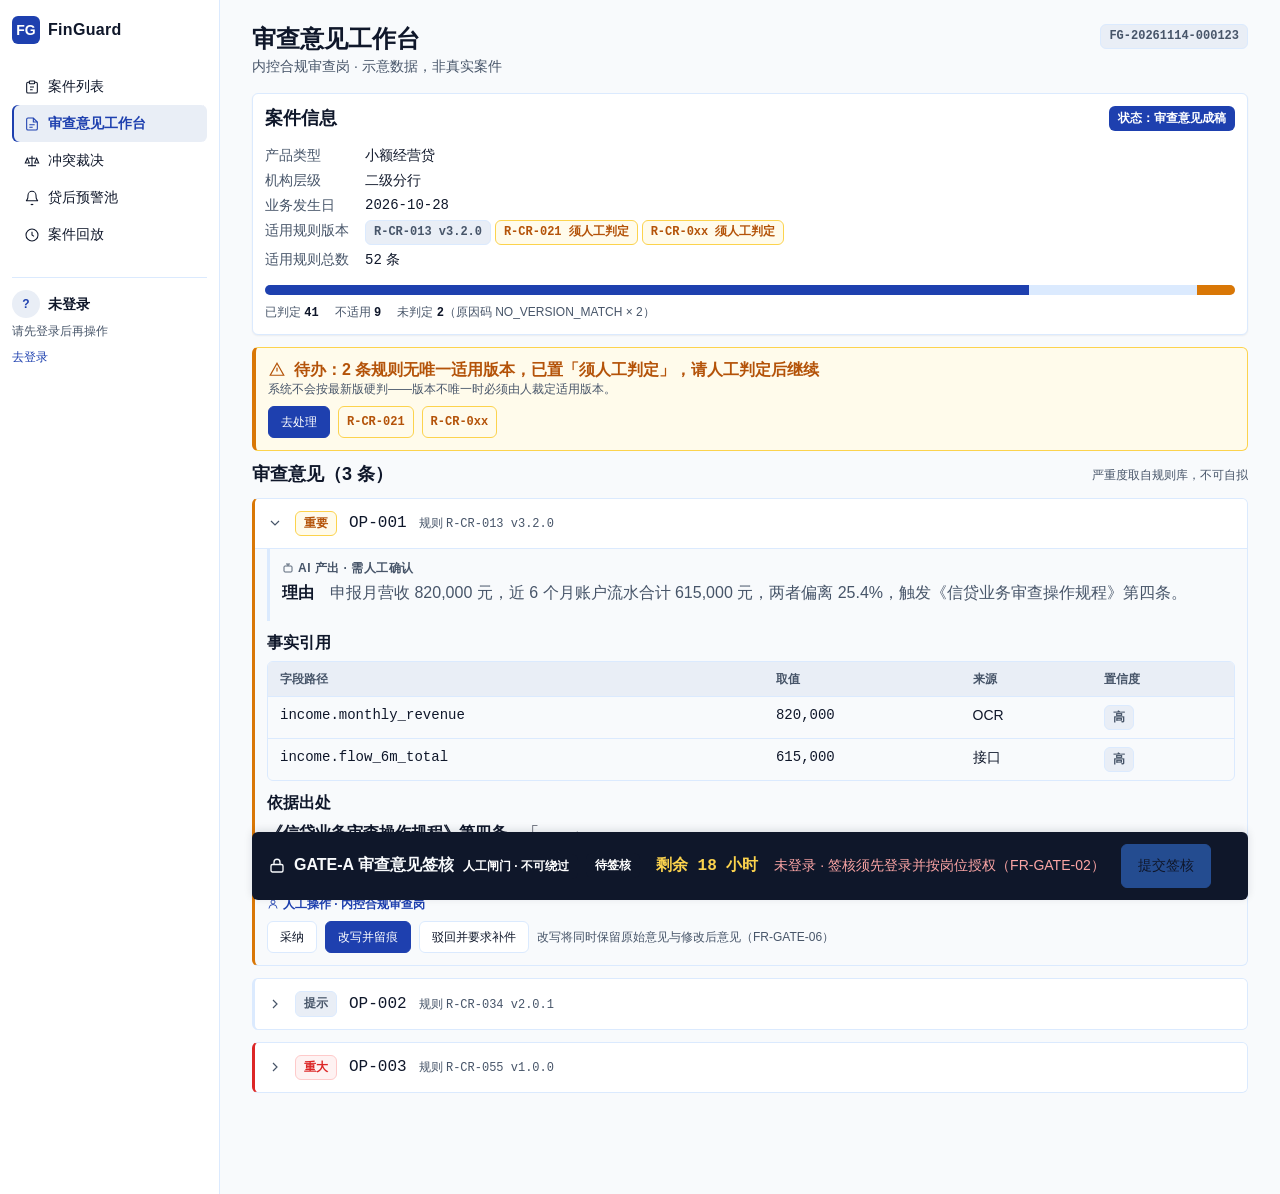
<file: web/workbench.html>
<!DOCTYPE html>
<html lang="zh-CN">
<head>
<meta charset="utf-8">
<meta name="viewport" content="width=device-width, initial-scale=1">
<title>审查意见工作台 · FinGuard</title>
<link rel="stylesheet" href="assets/app.css">
</head>
<body>
<div class="app-shell">
  <aside class="side">
    <div class="brand"><span class="brand-mark">FG</span><span class="brand-name">FinGuard</span></div>
    <nav>
      <a href="index.html"><svg width="16" height="16" viewBox="0 0 24 24" fill="none" stroke="currentColor" stroke-width="1.6" aria-hidden="true"><rect x="8" y="3" width="8" height="4" rx="1"/><path d="M16 5h2a2 2 0 0 1 2 2v12a2 2 0 0 1-2 2H6a2 2 0 0 1-2-2V7a2 2 0 0 1 2-2h2"/><path d="M9 12h6M9 16h4"/></svg>案件列表</a>
      <a href="workbench.html" aria-current="page"><svg width="16" height="16" viewBox="0 0 24 24" fill="none" stroke="currentColor" stroke-width="1.6" aria-hidden="true"><path d="M14 3H6a2 2 0 0 0-2 2v14a2 2 0 0 0 2 2h12a2 2 0 0 0 2-2V9z"/><path d="M14 3v6h6"/><path d="M8 13h8M8 17h5"/></svg>审查意见工作台</a>
      <a href="adjudication.html"><svg width="16" height="16" viewBox="0 0 24 24" fill="none" stroke="currentColor" stroke-width="1.6" aria-hidden="true"><path d="M12 4v16M7 8h10"/><path d="M5 8L2 15h6zM19 8l-3 7h6z"/><path d="M6 19h12"/></svg>冲突裁决</a>
      <a href="alerts.html"><svg width="16" height="16" viewBox="0 0 24 24" fill="none" stroke="currentColor" stroke-width="1.6" aria-hidden="true"><path d="M18 8a6 6 0 1 0-12 0c0 7-3 8-3 8h18s-3-1-3-8"/><path d="M13.7 21a2 2 0 0 1-3.4 0"/></svg>贷后预警池</a>
      <a href="replay.html"><svg width="16" height="16" viewBox="0 0 24 24" fill="none" stroke="currentColor" stroke-width="1.6" aria-hidden="true"><circle cx="12" cy="12" r="9"/><path d="M12 7v5l3 2"/></svg>案件回放</a>
    </nav>
  </aside>

  <main class="main">
    <div class="page-head">
      <div>
        <h1>审查意见工作台</h1>
        <div class="sub">内控合规审查岗 · 示意数据，非真实案件</div>
      </div>
      <span class="badge badge-neutral mono">FG-20261114-000123</span>
    </div>

    <!-- 案件头 -->
    <section class="card" aria-labelledby="case-head">
      <div class="card-head">
        <h2 id="case-head" class="card-title">案件信息</h2>
        <span class="badge badge-primary">状态：审查意见成稿</span>
      </div>
      <dl class="kv">
        <dt>产品类型</dt><dd>小额经营贷</dd>
        <dt>机构层级</dt><dd>二级分行</dd>
        <dt>业务发生日</dt><dd class="mono">2026-10-28</dd>
        <dt>适用规则版本</dt>
        <dd>
          <span class="badge badge-neutral mono">R-CR-013 v3.2.0</span>
          <span class="badge badge-warning mono">R-CR-021 须人工判定</span>
          <span class="badge badge-warning mono">R-CR-0xx 须人工判定</span>
        </dd>
        <dt>适用规则总数</dt><dd><span class="mono">52</span> 条</dd>
      </dl>
      <div style="margin-top:var(--space-lg)">
        <div class="coverage" role="img" aria-label="覆盖度：已判定 41 条，不适用 9 条，未判定 2 条">
          <span class="judged" style="width:78.8%"></span>
          <span class="na" style="width:17.3%"></span>
          <span class="unresolved" style="width:3.9%"></span>
        </div>
        <div class="coverage-legend">
          <span>已判定 <b>41</b></span>
          <span>不适用 <b>9</b></span>
          <span>未判定 <b>2</b>（原因码 NO_VERSION_MATCH × 2）</span>
        </div>
      </div>
    </section>

    <!-- 待办：未判定（琥珀，不可折叠） -->
    <section class="todo" aria-labelledby="todo-head">
      <h3 id="todo-head">
        <svg width="18" height="18" viewBox="0 0 24 24" fill="none" stroke="currentColor" stroke-width="1.6" aria-hidden="true"><path d="M12 3l9 16H3z"/><path d="M12 9v5M12 17.5v.01"/></svg>
        待办：2 条规则无唯一适用版本，已置「须人工判定」，请人工判定后继续
      </h3>
      <p class="muted" style="margin-bottom:var(--space-md)">系统不会按最新版硬判——版本不唯一时必须由人裁定适用版本。</p>
      <div class="btn-row">
        <button class="btn btn-primary btn-sm" type="button" data-action="amend">去处理</button>
        <span class="badge badge-warning mono">R-CR-021</span>
        <span class="badge badge-warning mono">R-CR-0xx</span>
      </div>
    </section>

    <!-- 意见卡片 -->
    <section aria-labelledby="op-head">
      <div class="card-head">
        <h2 id="op-head" class="card-title">审查意见（3 条）</h2>
        <span class="muted">严重度取自规则库，不可自拟</span>
      </div>

      <details class="opinion sev major" open>
        <summary>
          <svg class="chev" width="16" height="16" viewBox="0 0 24 24" fill="none" stroke="currentColor" stroke-width="1.8" aria-hidden="true"><path d="M9 18l6-6-6-6"/></svg>
          <span class="badge badge-warning">重要</span>
          <span class="mono">OP-001</span>
          <span class="muted">规则 <span class="mono">R-CR-013 v3.2.0</span></span>
        </summary>
        <div class="opinion-body">
          <div class="ai-block">
            <span class="ai-tag">
              <svg width="12" height="12" viewBox="0 0 24 24" fill="none" stroke="currentColor" stroke-width="1.8" aria-hidden="true"><rect x="4" y="8" width="16" height="12" rx="2"/><path d="M12 4v4M8 4h8"/></svg>
              AI 产出 · 需人工确认
            </span>
            <p><strong>理由</strong>　申报月营收 820,000 元，近 6 个月账户流水合计 615,000 元，两者偏离 25.4%，触发《信贷业务审查操作规程》第四条。</p>
          </div>

          <h3 style="margin:var(--space-lg) 0 var(--space-md)">事实引用</h3>
          <div class="table-wrap">
            <table>
              <thead><tr><th>字段路径</th><th>取值</th><th>来源</th><th>置信度</th></tr></thead>
              <tbody>
                <tr><td class="mono">income.monthly_revenue</td><td class="mono">820,000</td><td>OCR</td><td><span class="badge badge-neutral">高</span></td></tr>
                <tr><td class="mono">income.flow_6m_total</td><td class="mono">615,000</td><td>接口</td><td><span class="badge badge-neutral">高</span></td></tr>
              </tbody>
            </table>
          </div>

          <h3 style="margin:var(--space-lg) 0 var(--space-md)">依据出处</h3>
          <p style="margin:0"><strong>《信贷业务审查操作规程》第四条</strong>　「……」</p>
          <p class="muted" style="margin-top:var(--space-sm)">出处：<span class="mono">DOC-SYS-2025-0031 · CHK-014</span>　生效日 <span class="mono">2025-07-01</span></p>

          <div class="human-zone">
            <span class="who">
              <svg width="12" height="12" viewBox="0 0 24 24" fill="none" stroke="currentColor" stroke-width="1.8" aria-hidden="true"><circle cx="12" cy="8" r="4"/><path d="M4 21a8 8 0 0 1 16 0"/></svg>
              人工操作 · 内控合规审查岗
            </span>
            <div class="btn-row">
              <button class="btn btn-sm" type="button" data-action="adopt">采纳</button>
              <button class="btn btn-sm btn-primary" type="button" data-action="amend">改写并留痕</button>
              <button class="btn btn-sm" type="button" data-action="dismiss">驳回并要求补件</button>
              <span class="muted" style="align-self:center">改写将同时保留原始意见与修改后意见（FR-GATE-06）</span>
            </div>
          </div>
        </div>
      </details>

      <details class="opinion sev info">
        <summary>
          <svg class="chev" width="16" height="16" viewBox="0 0 24 24" fill="none" stroke="currentColor" stroke-width="1.8" aria-hidden="true"><path d="M9 18l6-6-6-6"/></svg>
          <span class="badge badge-neutral">提示</span>
          <span class="mono">OP-002</span>
          <!-- 评审修复 R-F11：原示例让「须人工判定」的 R-CR-021 带版本号出意见，
               与本案头部的未判定徽标自相矛盾（未绑定唯一版本的规则不进判定链、不出意见）。 -->
          <span class="muted">规则 <span class="mono">R-CR-034 v2.0.1</span></span>
        </summary>
        <div class="opinion-body">
          <div class="ai-block">
            <span class="ai-tag">AI 产出 · 需人工确认</span>
            <p><strong>理由</strong>　贷款期限 36 个月，处于产品上限边界，建议确认是否适用例外条款。</p>
          </div>
          <div class="human-zone">
            <span class="who">人工操作 · 合规审查岗</span>
            <div class="btn-row">
              <button class="btn btn-sm" type="button" data-action="adopt">采纳</button>
              <button class="btn btn-sm btn-primary" type="button" data-action="amend">改写并留痕</button>
              <button class="btn btn-sm" type="button" data-action="dismiss">驳回并要求补件</button>
            </div>
          </div>
        </div>
      </details>

      <details class="opinion sev critical">
        <summary>
          <svg class="chev" width="16" height="16" viewBox="0 0 24 24" fill="none" stroke="currentColor" stroke-width="1.8" aria-hidden="true"><path d="M9 18l6-6-6-6"/></svg>
          <span class="badge badge-danger">重大</span>
          <span class="mono">OP-003</span>
          <span class="muted">规则 <span class="mono">R-CR-055 v1.0.0</span></span>
        </summary>
        <div class="opinion-body">
          <div class="ai-block">
            <span class="ai-tag">AI 产出 · 需人工确认</span>
            <p><strong>理由</strong>　实际审批人授权额度低于本次审批金额，命中越权条款。</p>
          </div>
          <div class="human-zone">
            <span class="who">人工操作 · 合规审查岗</span>
            <div class="btn-row">
              <button class="btn btn-sm" type="button" data-action="adopt">采纳</button>
              <button class="btn btn-sm btn-primary" type="button" data-action="amend">改写并留痕</button>
              <button class="btn btn-sm" type="button" data-action="dismiss">驳回并要求补件</button>
            </div>
          </div>
        </div>
      </details>
    </section>

    <!-- 闸门条 -->
    <div class="gate-bar" role="region" aria-label="签核闸门 GATE-A">
      <span class="g-id">
        <svg width="18" height="18" viewBox="0 0 24 24" fill="none" stroke="currentColor" stroke-width="1.8" aria-hidden="true"><rect x="4" y="10" width="16" height="10" rx="2"/><path d="M8 10V7a4 4 0 0 1 8 0v3"/></svg>
        <span>GATE-A 审查意见签核<span class="badge badge-gate">人工闸门 · 不可绕过</span></span>
        <span class="badge badge-gate" data-gate-state>待签核</span>
      </span>
      <span class="g-timer" data-deadline="2026-11-27T10:00:00" data-now="2026-11-26T16:00:00">剩余 18 小时</span>
      <span class="g-qual">
        <svg width="14" height="14" viewBox="0 0 24 24" fill="none" stroke="#4ADE80" stroke-width="2.4" aria-hidden="true"><path d="M20 6L9 17l-5-5"/></svg>
        当前签核人资格：内控合规审查岗
      </span>
      <button class="btn btn-primary" type="button" data-action="sign" data-gate="GATE-A">提交签核</button>
    </div>
  </main>
</div>
<script src="assets/app.js"></script>
</body>
</html>
</file>
<file: web/assets/app.css>
/* FinGuard 设计系统 · 落地样式
 * 生成依据：design-system/finguard/MASTER.md（UI/UX Pro Max 检索后人工修订）
 * 原则：无外网依赖（字体可回落）、无构建、浅色可打印
 */

/* 评审修复 R-F1：删除 Google Fonts 外部字体引入语句。
 * 「无 CDN / 可离线」是本产品的硬约束（答辩与行内内网都可能断网或被墙），
 * 外部字体引入会在每次首屏向境外域名发起请求，被阻断时样式解析整体挂起等待超时；
 * 字体直接走下面的本地回落链（Noto Sans SC / 微软雅黑 / 苹方）。 */

:root {
  /* 配色（浅色 · Analytics Dashboard 蓝板） */
  --color-primary: #1E40AF;
  --color-on-primary: #FFFFFF;
  --color-secondary: #3B82F6;
  --color-on-secondary: #0F172A;
  --color-accent: #D97706;          /* 仅用于图形（覆盖度条、边线） */
  --color-accent-text: #B45309;     /* 评审修复 R-F10：文字用加深琥珀，
                                       #D97706 在白底 12px 粗体下对比度约 3.2:1，
                                       不达 WCAG AA 4.5:1；#B45309 约 5.0:1 */
  --color-on-accent: #FFFFFF;
  --color-background: #F8FAFC;
  --color-foreground: #0F172A;
  --color-card: #FFFFFF;
  --color-card-foreground: #0F172A;
  --color-muted: #E9EEF6;
  --color-muted-foreground: #475569;
  --color-border: #DBEAFE;
  --color-destructive: #DC2626;
  --color-on-destructive: #FFFFFF;
  --color-ring: #1E40AF;
  --color-success: #15803D;
  --color-success-soft: #F0FDF4;
  --color-warning-soft: #FFFBEB;
  --color-danger-soft: #FEF2F2;

  /* 字号阶 12 14 16 18 24 32 */
  --fs-xs: 12px;
  --fs-sm: 14px;
  --fs-base: 16px;
  --fs-lg: 18px;
  --fs-xl: 24px;
  --fs-2xl: 32px;

  /* 间距 */
  --space-xs: 2px;
  --space-sm: 4px;
  --space-md: 8px;
  --space-lg: 12px;
  --space-xl: 16px;
  --space-2xl: 24px;
  --space-3xl: 32px;

  --radius: 6px;
  --shadow: 0 1px 2px rgba(15, 23, 42, .06);
  --font-sans: "IBM Plex Sans", "Noto Sans SC", "Microsoft YaHei", "PingFang SC", -apple-system, "Segoe UI", sans-serif;
  --font-mono: "IBM Plex Mono", ui-monospace, "SFMono-Regular", Consolas, "Microsoft YaHei", "PingFang SC", monospace;
  --ease: cubic-bezier(.2, .8, .3, 1);
}

@media (prefers-reduced-motion: reduce) {
  *, *::before, *::after {
    animation-duration: .01ms !important;
    transition-duration: .01ms !important;
  }
}

* { box-sizing: border-box; }

html { -webkit-text-size-adjust: 100%; }

body {
  margin: 0;
  font-family: var(--font-sans);
  font-size: var(--fs-base);
  line-height: 1.5;
  color: var(--color-foreground);
  background: var(--color-background);
}

h1, h2, h3 { margin: 0; line-height: 1.25; font-weight: 600; }
h1 { font-size: var(--fs-xl); }
h2 { font-size: var(--fs-lg); }
h3 { font-size: var(--fs-base); }
p { margin: 0 0 var(--space-md); }
a { color: var(--color-primary); }

.mono { font-family: var(--font-mono); font-variant-numeric: tabular-nums; }
.muted { color: var(--color-muted-foreground); font-size: var(--fs-xs); }
.sr-only {
  position: absolute; width: 1px; height: 1px; padding: 0; margin: -1px;
  overflow: hidden; clip: rect(0 0 0 0); white-space: nowrap; border: 0;
}

/* ---------------- 布局 ---------------- */
.app-shell { display: grid; grid-template-columns: 220px 1fr; min-height: 100vh; }

.side {
  background: var(--color-card);
  border-right: 1px solid var(--color-border);
  padding: var(--space-xl) var(--space-lg);
}
.side .brand { display: flex; align-items: center; gap: var(--space-md); margin-bottom: var(--space-2xl); }
.side .brand-mark {
  width: 28px; height: 28px; border-radius: var(--radius);
  background: var(--color-primary); color: #fff;
  display: grid; place-items: center; font-weight: 700; font-size: var(--fs-sm);
}
.side .brand-name { font-weight: 600; letter-spacing: .02em; }
.side nav a {
  display: flex; align-items: center; gap: var(--space-md);
  padding: var(--space-md) var(--space-lg);
  border-radius: var(--radius);
  color: var(--color-foreground);
  text-decoration: none;
  font-size: var(--fs-sm);
  transition: background .18s var(--ease), color .18s var(--ease);
}
.side nav a:hover { background: var(--color-muted); }
.side nav a[aria-current="page"] {
  background: var(--color-muted); color: var(--color-primary); font-weight: 600;
  box-shadow: inset 2px 0 0 var(--color-primary);
}
.side nav a svg { flex: none; }

/* min-width:0 —— 评审修复 R-F7 连带：grid 子项默认 min-width:auto，
   宽表格/时间轴会把轨道撑出视口造成页面级横向滚动；
   滚动应发生在 .table-wrap / .timeline 内部。 */
.main { padding: var(--space-2xl) var(--space-3xl); max-width: 1400px; min-width: 0; }
.page-head { display: flex; align-items: flex-start; justify-content: space-between; gap: var(--space-xl); margin-bottom: var(--space-xl); }
.page-head .sub { color: var(--color-muted-foreground); font-size: var(--fs-sm); margin-top: var(--space-xs); }

/* ---------------- 卡片 ---------------- */
.card {
  background: var(--color-card);
  border: 1px solid var(--color-border);
  border-radius: var(--radius);
  box-shadow: var(--shadow);
  padding: var(--space-lg);
  margin-bottom: var(--space-lg);
}
.card-head {
  display: flex; align-items: center; justify-content: space-between;
  gap: var(--space-lg); margin-bottom: var(--space-lg);
}
.card-title { font-weight: 600; }

/* ---------------- 侧栏用户块 ---------------- */
.side-user {
  margin-top: var(--space-2xl); padding-top: var(--space-lg);
  border-top: 1px solid var(--color-border); font-size: var(--fs-xs);
}
.side-user .u-top { display: flex; align-items: center; gap: var(--space-md); margin-bottom: var(--space-sm); }
.side-user .avatar {
  width: 28px; height: 28px; border-radius: 50%; flex: none;
  background: var(--color-muted); color: var(--color-primary);
  display: grid; place-items: center; font-weight: 600; font-size: var(--fs-xs);
}
.side-user .u-name { font-weight: 600; color: var(--color-foreground); font-size: var(--fs-sm); }
.side-user .u-role { color: var(--color-muted-foreground); }
.side-user .u-scope { margin-top: var(--space-md); color: var(--color-muted-foreground); }
.side-user .u-scope b { color: var(--color-foreground); font-family: var(--font-mono); }
.side-user .u-out {
  display: inline-block; margin-top: var(--space-md); color: var(--color-primary); cursor: pointer;
  background: none; border: 0; padding: 0; font: inherit; text-align: left;
}
.side-user .u-out:focus-visible { outline: 2px solid var(--color-ring); outline-offset: 2px; }

/* ---------------- 徽标 ---------------- */
.badge {
  display: inline-flex; align-items: center; gap: var(--space-sm);
  padding: var(--space-xs) var(--space-md);
  border-radius: var(--radius);
  font-size: var(--fs-xs); font-weight: 600; line-height: 1.6;
  border: 1px solid transparent; white-space: nowrap;
}
.badge-neutral { background: var(--color-muted); color: var(--color-muted-foreground); border-color: var(--color-border); }
.badge-primary { background: var(--color-primary); color: var(--color-on-primary); }
.badge-warning { background: var(--color-warning-soft); color: var(--color-accent-text); border-color: #FCD34D; }
.badge-success { background: var(--color-success-soft); color: var(--color-success); border-color: #BBF7D0; }
.badge-danger  { background: var(--color-danger-soft); color: var(--color-destructive); border-color: #FECACA; }
.badge-gate    { background: var(--color-foreground); color: #fff; }

/* ---------------- 按钮 ---------------- */
.btn {
  display: inline-flex; align-items: center; justify-content: center; gap: var(--space-md);
  min-height: 44px; padding: 0 var(--space-xl);
  border-radius: var(--radius); border: 1px solid var(--color-border);
  background: var(--color-card); color: var(--color-foreground);
  font: inherit; font-size: var(--fs-sm); font-weight: 500;
  cursor: pointer;
  transition: background .18s var(--ease), border-color .18s var(--ease), color .18s var(--ease);
}
.btn:hover { background: var(--color-muted); }
.btn:focus-visible { outline: 2px solid var(--color-ring); outline-offset: 2px; }
.btn-primary { background: var(--color-primary); border-color: var(--color-primary); color: var(--color-on-primary); }
.btn-primary:hover { background: #1B3A8F; }
.btn-danger { background: var(--color-card); border-color: var(--color-destructive); color: var(--color-destructive); }
.btn-danger:hover { background: var(--color-danger-soft); }
.btn-sm { min-height: 32px; padding: 0 var(--space-lg); font-size: var(--fs-xs); }
.btn[disabled] { opacity: .5; cursor: not-allowed; }
.btn-row { display: flex; flex-wrap: wrap; gap: var(--space-md); }

/* ---------------- 表格 ---------------- */
.table-wrap { overflow-x: auto; border: 1px solid var(--color-border); border-radius: var(--radius); }
table { width: 100%; border-collapse: collapse; font-size: var(--fs-sm); }
thead th {
  background: var(--color-muted); color: var(--color-muted-foreground);
  font-weight: 600; text-align: left; font-size: var(--fs-xs);
  padding: var(--space-md) var(--space-lg); white-space: nowrap;
}
tbody td { padding: var(--space-md) var(--space-lg); border-top: 1px solid var(--color-border); vertical-align: top; }
tbody tr:hover { background: var(--color-background); }
td.num, th.num { text-align: right; font-family: var(--font-mono); font-variant-numeric: tabular-nums; }

/* ---------------- 键值行 ---------------- */
.kv { display: grid; grid-template-columns: max-content 1fr; gap: var(--space-sm) var(--space-xl); font-size: var(--fs-sm); }
.kv dt { color: var(--color-muted-foreground); }
.kv dd { margin: 0; }

/* ---------------- 覆盖度条 ---------------- */
.coverage { display: flex; height: 10px; border-radius: var(--radius); overflow: hidden; background: var(--color-muted); }
.coverage span { display: block; }
.coverage .judged { background: var(--color-primary); }
.coverage .na { background: var(--color-border); }
.coverage .unresolved { background: var(--color-accent); }
.coverage-legend { display: flex; gap: var(--space-xl); font-size: var(--fs-xs); color: var(--color-muted-foreground); margin-top: var(--space-md); }
.coverage-legend b { color: var(--color-foreground); font-family: var(--font-mono); }

/* ---------------- AI / 人工 分层 ---------------- */
.ai-block {
  border-left: 3px solid var(--color-border);
  padding: var(--space-md) 0 var(--space-md) var(--space-lg);
  color: var(--color-muted-foreground);
}
.ai-block .ai-tag {
  display: inline-flex; align-items: center; gap: var(--space-sm);
  font-size: var(--fs-xs); font-weight: 600; letter-spacing: .04em;
  color: var(--color-muted-foreground); margin-bottom: var(--space-sm);
}
.ai-block strong { color: var(--color-foreground); }
.human-zone { border-top: 1px solid var(--color-border); margin-top: var(--space-lg); padding-top: var(--space-lg); }
.human-zone .who {
  display: inline-flex; align-items: center; gap: var(--space-sm);
  font-size: var(--fs-xs); font-weight: 600; color: var(--color-primary);
  margin-bottom: var(--space-md);
}

/* ---------------- 意见卡 ---------------- */
.opinion { border: 1px solid var(--color-border); border-radius: var(--radius); margin-bottom: var(--space-lg); overflow: hidden; }
.opinion > summary {
  display: flex; align-items: center; gap: var(--space-lg);
  padding: var(--space-lg); cursor: pointer; list-style: none;
  background: var(--color-card);
}
.opinion > summary::-webkit-details-marker { display: none; }
.opinion > summary:hover { background: var(--color-background); }
.opinion > summary:focus-visible { outline: 2px solid var(--color-ring); outline-offset: -2px; }
.opinion .chev { transition: transform .2s var(--ease); color: var(--color-muted-foreground); }
.opinion[open] .chev { transform: rotate(90deg); }
.opinion-body { padding: 0 var(--space-lg) var(--space-lg); border-top: 1px solid var(--color-border); }
.sev { border-left: 3px solid var(--color-primary); }
.sev.critical { border-left-color: var(--color-destructive); }
.sev.major { border-left-color: var(--color-accent); }
.sev.info { border-left-color: var(--color-border); }

/* ---------------- 闸门条 ---------------- */
.gate-bar {
  position: sticky; bottom: 0; z-index: 5;
  display: flex; align-items: center; gap: var(--space-xl); flex-wrap: wrap;
  padding: var(--space-lg) var(--space-xl);
  background: var(--color-foreground); color: #F8FAFC;
  border-radius: var(--radius); margin-top: var(--space-lg);
  box-shadow: 0 -2px 8px rgba(15, 23, 42, .12);
}
.gate-bar .g-id { display: flex; align-items: center; gap: var(--space-md); font-weight: 600; }
.gate-bar .g-timer { color: #FCD34D; font-family: var(--font-mono); font-weight: 600; }
.gate-bar .g-qual { display: inline-flex; align-items: center; gap: var(--space-sm); font-size: var(--fs-sm); }
/* 评审修复 R-F3：无资格时的资格指示必须看得出是"无资格"，不能恒绿勾 */
.gate-bar .g-qual.no { color: #FCA5A5; }
.gate-bar .g-qual.no svg { display: none; }
.gate-bar .btn-primary { background: var(--color-secondary); border-color: var(--color-secondary); color: var(--color-on-secondary); }
.gate-bar .btn-primary:hover { background: #2563EB; }

/* ---------------- 待办（琥珀） ---------------- */
.todo {
  border: 1px solid #FCD34D; border-left: 4px solid var(--color-accent);
  background: var(--color-warning-soft);
  border-radius: var(--radius); padding: var(--space-lg); margin-bottom: var(--space-lg);
}
.todo h3 { color: var(--color-accent-text); display: flex; align-items: center; gap: var(--space-md); }

/* ---------------- 预警行 ---------------- */
.alert-row { border: 1px solid var(--color-border); border-radius: var(--radius); padding: var(--space-lg); margin-bottom: var(--space-lg); background: var(--color-card); }
.alert-top { display: flex; align-items: center; gap: var(--space-lg); flex-wrap: wrap; margin-bottom: var(--space-md); }
.lead { font-family: var(--font-mono); font-size: var(--fs-xl); font-weight: 600; color: var(--color-primary); line-height: 1; }
.lead small { display: block; font-family: var(--font-sans); font-size: var(--fs-xs); font-weight: 500; color: var(--color-muted-foreground); }
.seg { display: inline-flex; border: 1px solid var(--color-border); border-radius: var(--radius); overflow: hidden; }
.seg button {
  min-height: 32px; padding: 0 var(--space-lg); border: 0; background: var(--color-card);
  font: inherit; font-size: var(--fs-xs); cursor: pointer; color: var(--color-muted-foreground);
}
.seg button[aria-pressed="true"] { background: var(--color-primary); color: var(--color-on-primary); font-weight: 600; }
.seg button:focus-visible { outline: 2px solid var(--color-ring); outline-offset: -2px; }

/* ---------------- 时间轴 ---------------- */
.timeline { display: flex; align-items: stretch; gap: var(--space-sm); overflow-x: auto; padding: var(--space-lg) 0; }
.tl-node {
  flex: none; min-width: 108px; padding: var(--space-md) var(--space-lg);
  border: 1px solid var(--color-border); border-radius: var(--radius);
  background: var(--color-card); font-size: var(--fs-xs);
}
.tl-node .tl-code { font-family: var(--font-mono); font-weight: 600; display: block; }
.tl-node .tl-name { color: var(--color-muted-foreground); }
.tl-node.gate { background: var(--color-foreground); color: #F8FAFC; border-color: var(--color-foreground); }
.tl-node.gate .tl-name { color: #CBD5E1; }
.tl-node.gate[aria-disabled="true"] { cursor: not-allowed; }
.tl-node.done { border-color: var(--color-primary); }
.tl-node.done .tl-code { color: var(--color-primary); }
.tl-node.gate.done { background: var(--color-primary); border-color: var(--color-primary); }
.tl-node.gate.done .tl-name { color: #DBEAFE; }
/* 评审修复 R-F6/R-F8：贷后段（本案未进入）灰显；选中节点有可见焦点态 */
.tl-node.future { opacity: .55; border-style: dashed; }
.tl-node[aria-current="true"] { box-shadow: inset 0 0 0 2px var(--color-ring); }
.tl-node:focus-visible { outline: 2px solid var(--color-ring); outline-offset: 2px; }
.tl-arrow { flex: none; align-self: center; color: var(--color-muted-foreground); }

/* ---------------- 表单 ---------------- */
label { display: block; font-size: var(--fs-sm); font-weight: 500; margin-bottom: var(--space-sm); }
input[type="radio"], input[type="text"], input[type="password"], textarea, select {
  font: inherit; font-size: var(--fs-sm); color: var(--color-foreground);
  padding: var(--space-md) var(--space-lg); width: 100%;
  border: 1px solid var(--color-border); border-radius: var(--radius); background: var(--color-card);
}
textarea { min-height: 88px; resize: vertical; }
input:focus-visible, textarea:focus-visible, select:focus-visible { outline: 2px solid var(--color-ring); outline-offset: 1px; border-color: var(--color-primary); }
.choice {
  display: flex; gap: var(--space-lg); align-items: flex-start;
  padding: var(--space-lg); border: 1px solid var(--color-border); border-radius: var(--radius);
  cursor: pointer; margin-bottom: var(--space-md);
}
.choice:hover { background: var(--color-background); }
.choice input { width: auto; margin-top: 3px; }
.choice-title { font-weight: 600; font-family: var(--font-mono); }
.err { color: var(--color-destructive); font-size: var(--fs-xs); margin-top: var(--space-sm); display: none; }
.err.show { display: block; }

/* ---------------- 提示条 ---------------- */
.toast {
  position: fixed; right: var(--space-2xl); bottom: var(--space-2xl); z-index: 20;
  background: var(--color-foreground); color: #F8FAFC;
  padding: var(--space-lg) var(--space-xl); border-radius: var(--radius);
  font-size: var(--fs-sm); box-shadow: 0 4px 16px rgba(15, 23, 42, .2);
  opacity: 0; transform: translateY(8px); transition: opacity .2s var(--ease), transform .2s var(--ease);
}
.toast.show { opacity: 1; transform: none; }

/* ---------------- 响应式 ---------------- */
@media (max-width: 1024px) {
  .app-shell { grid-template-columns: 1fr; }
  .side { border-right: 0; border-bottom: 1px solid var(--color-border); }
  .side nav { display: flex; flex-wrap: wrap; gap: var(--space-sm); }
  .main { padding: var(--space-xl); }
}
@media (max-width: 768px) {
  .gate-bar { position: static; }
  .page-head { flex-direction: column; }
  .opinion > summary { flex-wrap: wrap; gap: var(--space-md); }
  .kv { grid-template-columns: 1fr; gap: var(--space-xs) 0; }
  .kv dd { margin-bottom: var(--space-md); }
}

@media (max-width: 375px) {
  .main { padding: var(--space-lg); }
  .card { padding: var(--space-md); }
  .lead { font-size: var(--fs-lg); }
  .timeline { padding: var(--space-md) 0; }
}

/* 评审修复 R-F7：删除宽屏第三列。生成稿残留了一条右侧栏轨道，
 * 但没有任何页面提供第三列内容，宽屏下右侧凭空空出一条轨道。 */
@media (min-width: 1440px) {
  .main { max-width: 1500px; }
}

/* ---------------- 打印（导出取证包） ---------------- */
@media print {
  .side, .gate-bar, .btn-row, .toast { display: none !important; }
  body { background: #fff; }
  .card, .opinion, .alert-row { break-inside: avoid; box-shadow: none; }
  .app-shell { grid-template-columns: 1fr; }
}
</file>
